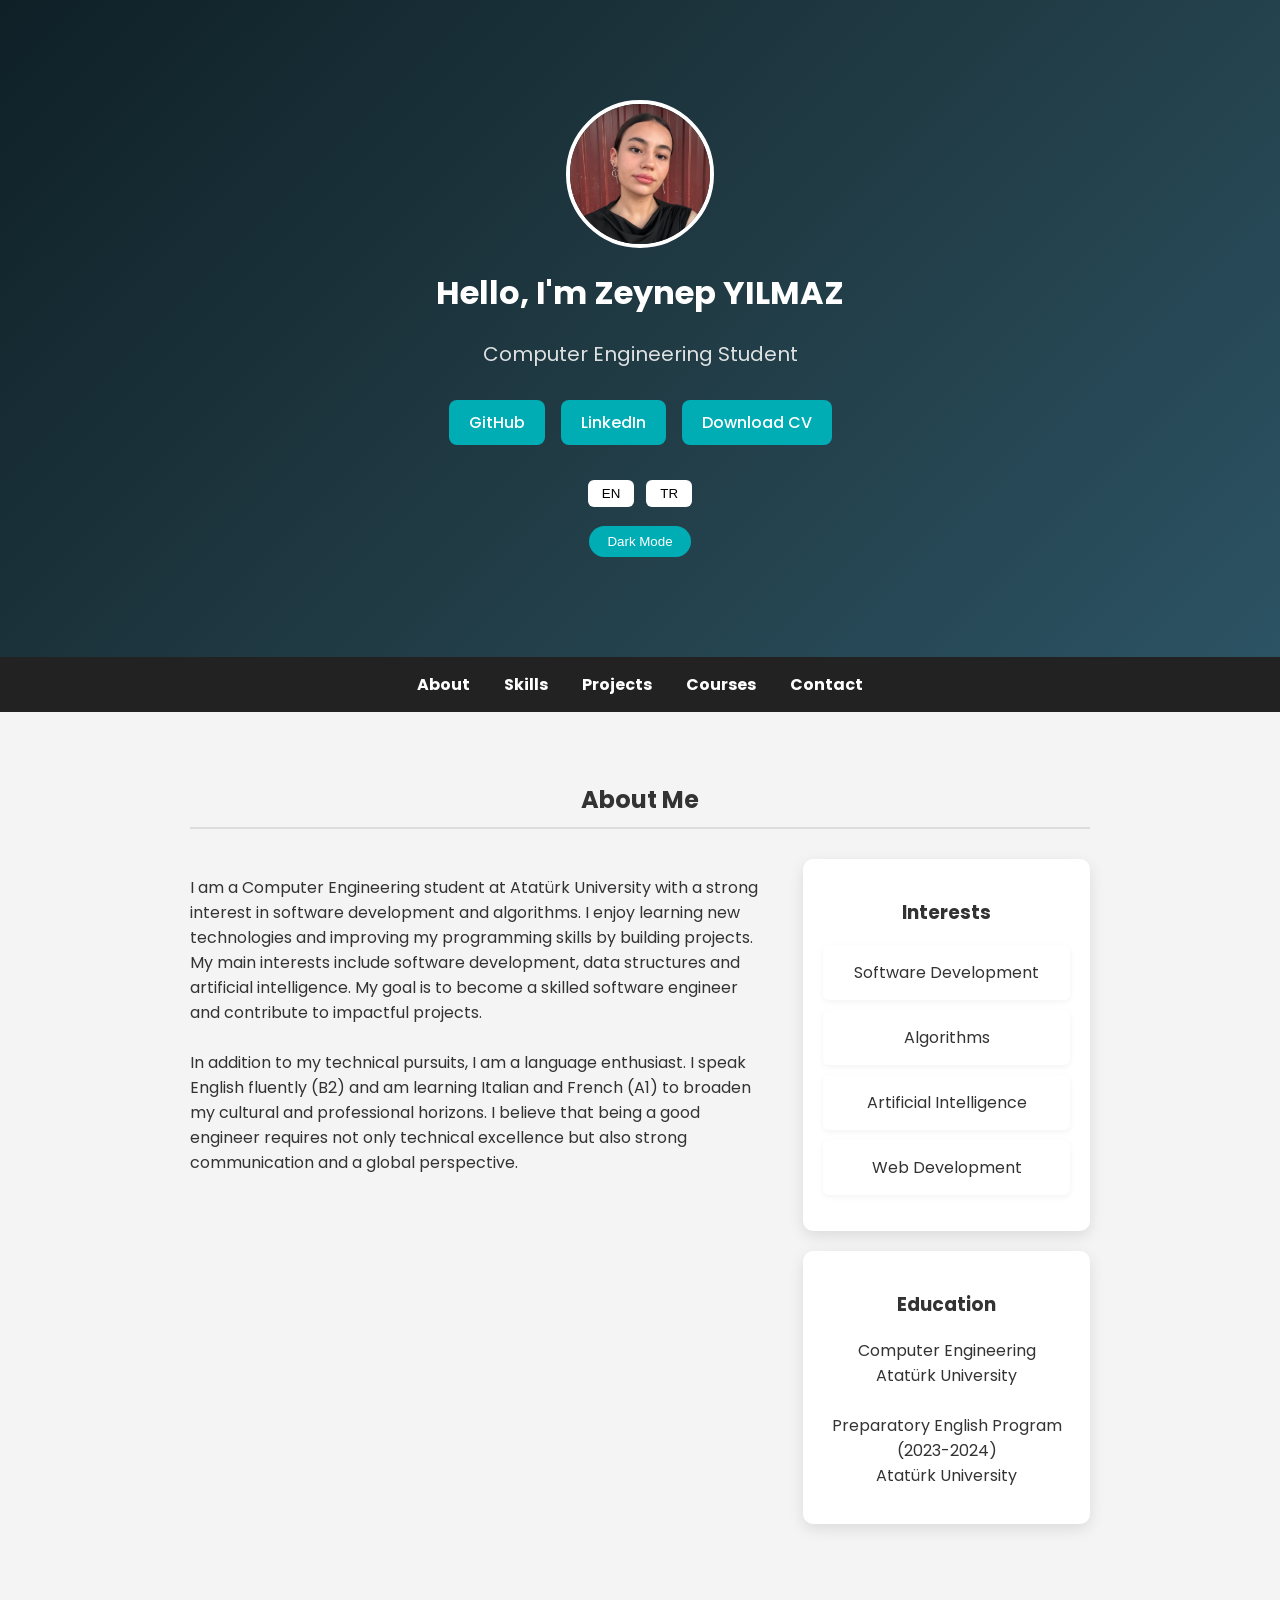
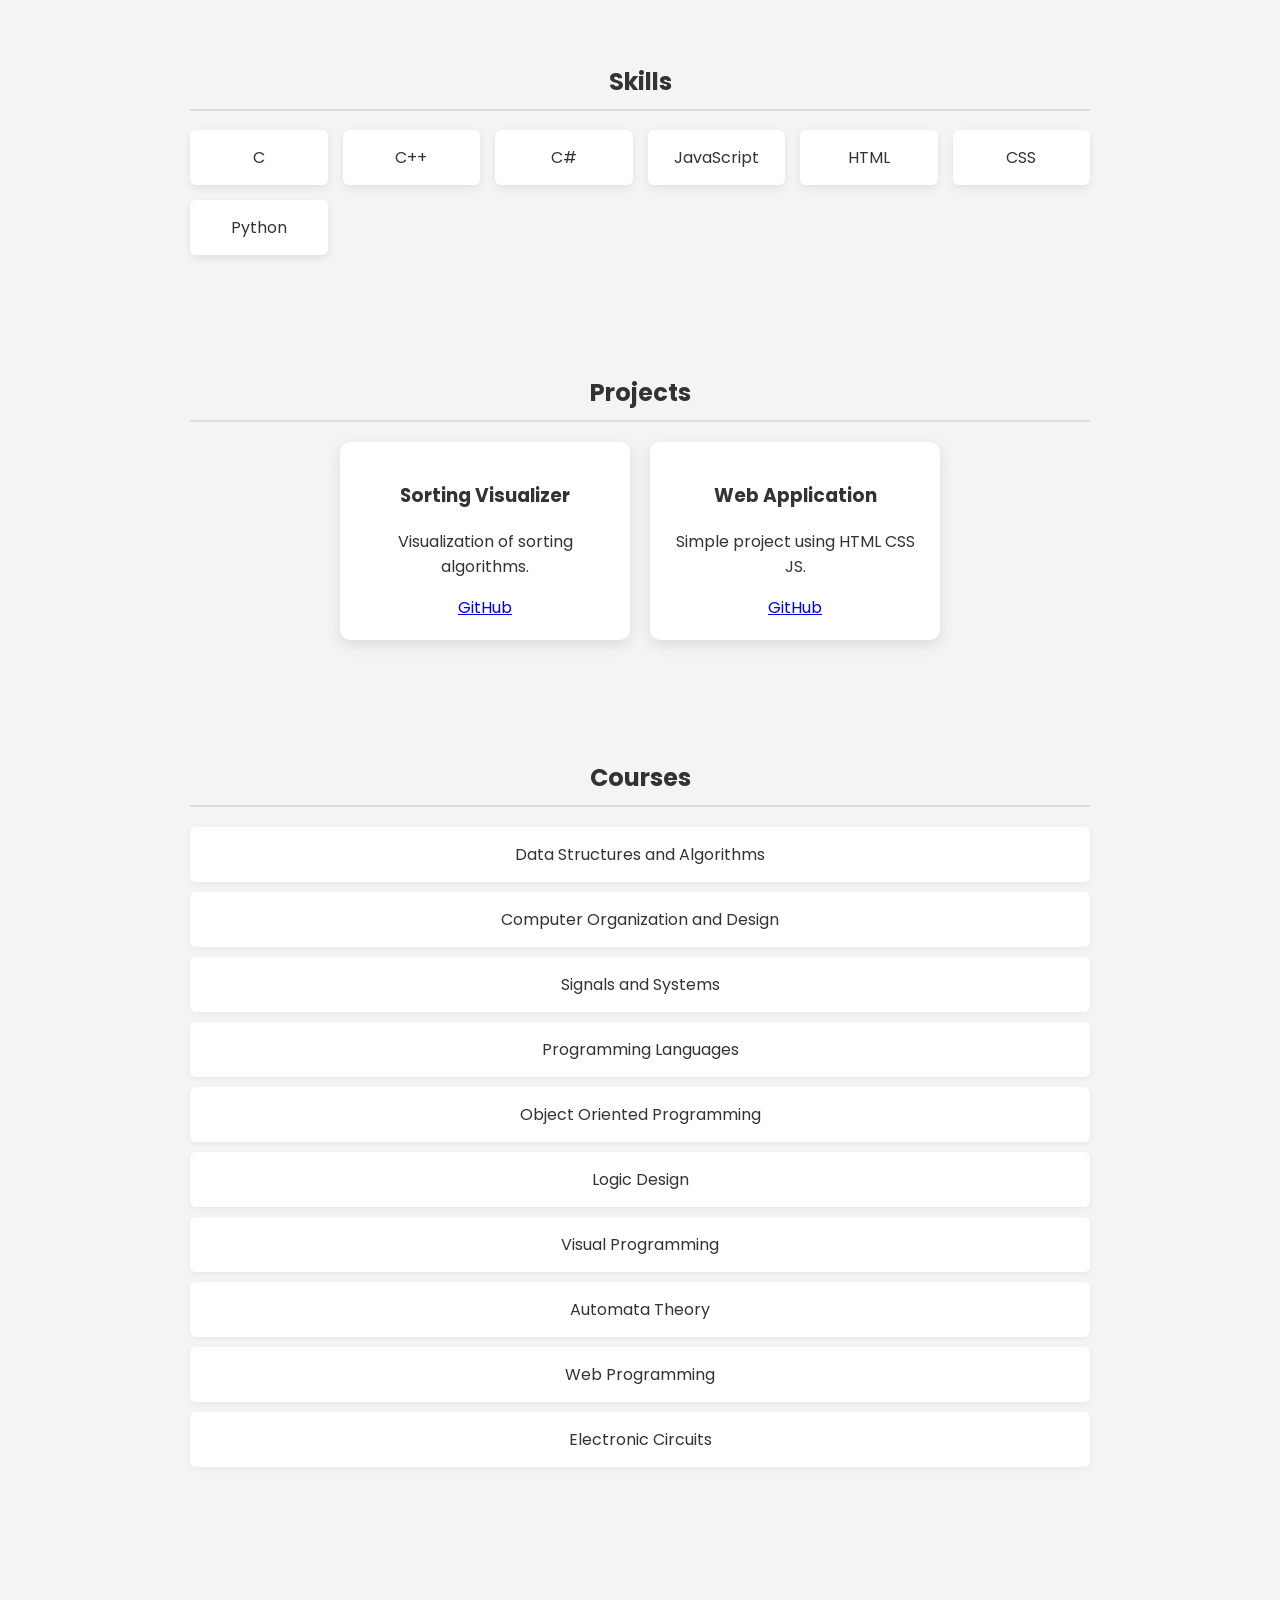
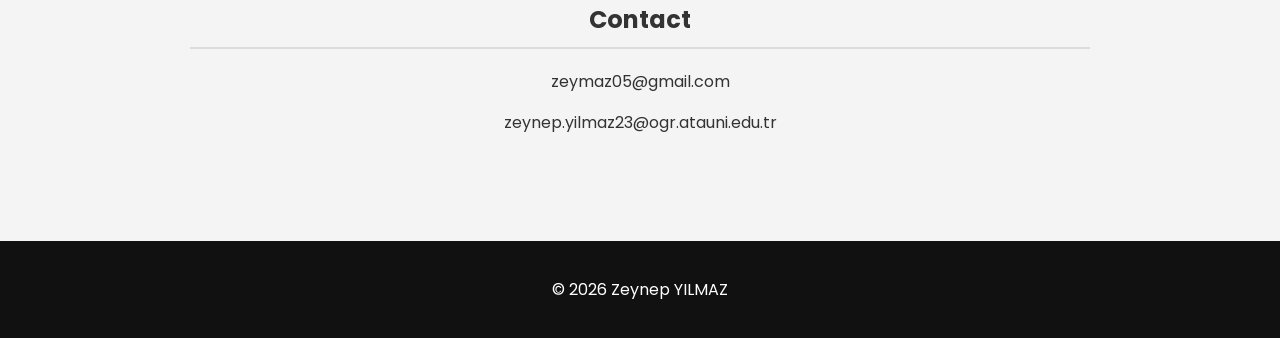
<file: portfolio/index.html>
<!DOCTYPE html>
<html lang="en">

<head>

<meta charset="UTF-8">
<meta name="viewport" content="width=device-width, initial-scale=1.0">

<title>Zeynep YILMAZ | Computer Engineering Portfolio</title>

<meta name="description" content="Zeynep Yılmaz - Computer Engineering Student Portfolio. Projects, skills, education and software development work.">

<meta name="keywords" content="Zeynep Yılmaz, computer engineering, portfolio, software developer, programming, projects">

<meta name="author" content="Zeynep Yılmaz">

<link href="https://fonts.googleapis.com/css2?family=Poppins:wght@300;400;600&display=swap" rel="stylesheet">

<link rel="stylesheet" href="style.css">

</head>

<body>

<header class="hero">

<img src="images/profile.jpeg" class="profile">

<h1 id="name">Hello, I'm Zeynep YILMAZ</h1>

<p class="subtitle" id="subtitle">Computer Engineering Student</p>

<div class="hero-buttons">

<a href="https://github.com/Yilmaz-git" target="_blank" class="btn">GitHub</a>

<a href="https://www.linkedin.com/in/zeynep-yılmaz-b14633299" target="_blank" class="btn">LinkedIn</a>

<a href="#" class="btn">Download CV</a>

</div>

<div class="lang-buttons">
<button onclick="setLang('en')" class="lang-btn">EN</button>
<button onclick="setLang('tr')" class="lang-btn">TR</button>
</div>

<button id="darkButton" class="dark-toggle">Dark Mode</button>

</header>


<nav>

<a href="#about">About</a>
<a href="#skills">Skills</a>
<a href="#projects">Projects</a>
<a href="#courses">Courses</a>
<a href="#contact">Contact</a>

</nav>


<section id="about">

<h2 id="aboutTitle">About Me</h2>

<div class="about-container">

<div class="about-text">

<p id="aboutText">
I am a Computer Engineering student at Atatürk University with a strong interest in software development and algorithms. 
I enjoy learning new technologies and improving my programming skills by building projects.

My main interests include software development, data structures and artificial intelligence. 
My goal is to become a skilled software engineer and contribute to impactful projects.

<br><br>

In addition to my technical pursuits, I am a language enthusiast. I speak English fluently (B2) and am learning Italian and French (A1) to broaden my cultural and professional horizons. I believe that being a good engineer requires not only technical excellence but also strong communication and a global perspective.
</p>

</div>


<div class="about-info">

<div class="info-card">

<h3 id="interestsTitle">Interests</h3>

<ul>

<li>Software Development</li>
<li>Algorithms</li>
<li>Artificial Intelligence</li>
<li>Web Development</li>

</ul>

</div>


<div class="info-card">

<h3 id="educationTitle">Education</h3>

<p id="educationText">
Computer Engineering<br>
Atatürk University

<br><br>

Preparatory English Program (2023-2024)<br>
Atatürk University
</p>

</div>

</div>

</div>

</section>


<section id="skills">

<h2 id="skillsTitle">Skills</h2>

<div class="skills-grid">

<div class="skill">C</div>
<div class="skill">C++</div>
<div class="skill">C#</div>
<div class="skill">JavaScript</div>
<div class="skill">HTML</div>
<div class="skill">CSS</div>
<div class="skill">Python</div>

</div>

</section>


<section id="projects">

<h2 id="projectsTitle">Projects</h2>

<div class="projects">

<div class="card">

<h3>Sorting Visualizer</h3>

<p>Visualization of sorting algorithms.</p>

<a href="#">GitHub</a>

</div>

<div class="card">

<h3>Web Application</h3>

<p>Simple project using HTML CSS JS.</p>

<a href="#">GitHub</a>

</div>

</div>

</section>


<section id="courses">

<h2 id="coursesTitle">Courses</h2>

<ul>

<li>Data Structures and Algorithms</li>
<li>Computer Organization and Design</li>
<li>Signals and Systems</li>
<li>Programming Languages</li>
<li>Object Oriented Programming</li>
<li>Logic Design</li>
<li>Visual Programming</li>
<li>Automata Theory</li>
<li>Web Programming</li>
<li>Electronic Circuits</li>

</ul>

</section>


<section id="contact">

<h2 id="contactTitle">Contact</h2>

<p>zeymaz05@gmail.com</p>
<p>zeynep.yilmaz23@ogr.atauni.edu.tr</p>

</section>


<footer>

<p>© 2026 Zeynep YILMAZ</p>

</footer>

<script src="script.js"></script>

</body>
</html>
</file>
<file: portfolio/style.css>
html{
scroll-behavior:smooth;
}

body{
font-family:'Poppins', sans-serif;
margin:0;
background:#f4f4f4;
text-align:center;
color:#333;
}

/* HERO */

.hero{
background:linear-gradient(135deg,#0f2027,#203a43,#2c5364);
color:white;
padding:100px 20px;
}

.profile{
width:140px;
height:140px;
border-radius:50%;
object-fit:cover;
border:4px solid white;
display:block;
margin:auto;
margin-bottom:20px;
}

.subtitle{
font-size:20px;
opacity:0.85;
}

/* MAIN BUTTONS */

.hero-buttons{
margin:25px 0;
}

.btn{
background:#00adb5;
color:white;
padding:10px 20px;
border-radius:8px;
text-decoration:none;
margin:6px;
display:inline-block;
font-weight:500;
transition:0.3s;
}

.btn:hover{
background:#008c91;
transform:translateY(-2px);
}

/* LANGUAGE BUTTONS */

.lang-buttons{
margin-top:10px;
}

.lang-btn{
padding:6px 14px;
border-radius:6px;
border:none;
margin:4px;
cursor:pointer;
background:white;
font-weight:500;
transition:0.3s;
}

.lang-btn:hover{
background:#00adb5;
color:white;
}

/* DARK MODE BUTTON */

.dark-toggle{
margin-top:15px;
padding:8px 18px;
border-radius:20px;
border:none;
background:#00adb5;
color:white;
font-weight:500;
cursor:pointer;
transition:0.3s;
}

.dark-toggle:hover{
background:#008c91;
transform:scale(1.05);
}

/* NAVBAR */

nav{
background:#222;
padding:15px;
}

nav a{
color:white;
margin:15px;
text-decoration:none;
font-weight:bold;
transition:0.3s;
}

nav a:hover{
color:#00adb5;
}

/* SECTIONS */

section{
max-width:900px;
margin:auto;
padding:50px 20px;
}

h2{
border-bottom:2px solid #ddd;
padding-bottom:10px;
}

/* ABOUT */

.about-container{
display:flex;
gap:40px;
align-items:flex-start;
margin-top:30px;
}

.about-text{
flex:2;
text-align:left;
}

.about-info{
flex:1;
}

.info-card{
background:white;
padding:20px;
border-radius:10px;
margin-bottom:20px;
box-shadow:0 5px 15px rgba(0,0,0,0.1);
transition:0.3s;
}

.info-card:hover{
transform:translateY(-4px);
}

/* SKILLS */

.skills-grid{
display:grid;
grid-template-columns:repeat(auto-fit,minmax(120px,1fr));
gap:15px;
}

.skill{
background:white;
padding:15px;
border-radius:6px;
box-shadow:0 3px 8px rgba(0,0,0,0.08);
}

/* PROJECTS */

.projects{
display:flex;
gap:20px;
flex-wrap:wrap;
justify-content:center;
}

.card{
background:white;
padding:20px;
border-radius:10px;
box-shadow:0 5px 15px rgba(0,0,0,0.1);
width:250px;
transition:0.3s;
}

.card:hover{
transform:translateY(-6px);
}

/* COURSES */

ul{
list-style:none;
padding:0;
}

ul li{
background:white;
margin:10px 0;
padding:15px;
border-radius:6px;
box-shadow:0 2px 6px rgba(0,0,0,0.05);
}

/* FOOTER */

footer{
background:#111;
color:white;
padding:20px;
margin-top:40px;
}

/* DARK MODE */

.dark{
background:#111;
color:white;
}

.dark nav{
background:#000;
}

.dark .card,
.dark ul li,
.dark .skill,
.dark .info-card{
background:#222;
color:white;
}

.dark .btn{
background:#009aa1;
}

.dark .btn:hover{
background:#007f85;
}

/* TABLET */

@media (max-width:900px){

.about-container{
flex-direction:column;
align-items:center;
}

.about-text{
text-align:center;
}

.projects{
flex-direction:column;
align-items:center;
}

}

/* MOBILE */

@media (max-width:600px){

.hero{
padding:60px 20px;
}

.profile{
width:110px;
height:110px;
}

.hero-buttons{
display:flex;
flex-direction:column;
gap:10px;
}

.btn{
width:180px;
margin:auto;
}

nav{
display:flex;
flex-wrap:wrap;
justify-content:center;
}

.skills-grid{
grid-template-columns:repeat(2,1fr);
}

.card{
width:90%;
margin:auto;
}

}
</file>
